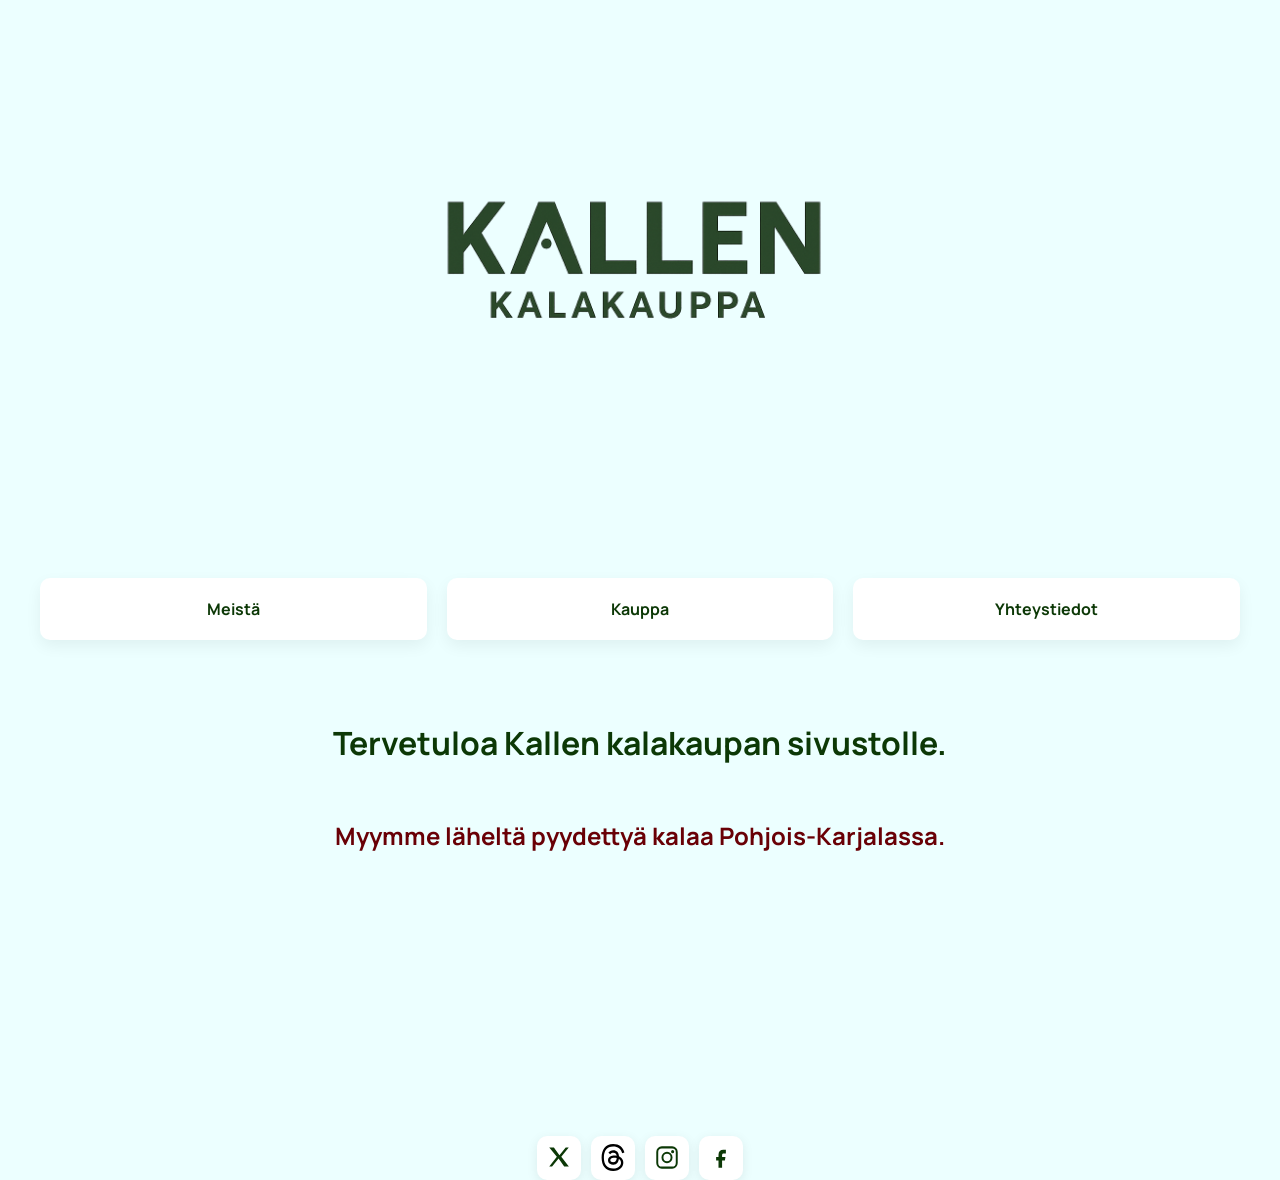
<file: index.html>
<!DOCTYPE html>
<html lang="fi">
<head>
  <meta charset="UTF-8">
  <meta name="viewport" content="width=device-width, initial-scale=1">
  <title>Tervetuloa Kallen kalakauppaan!</title>
  <meta name="Kallen kalakauppa" content="Kallen kalakaupan verkkosivut">

  <!-- Ulkoinen tyyli + cache-buster -->
  <link rel="stylesheet" href="./tyylit.css?v=13">
</head>
<body>

  <!-- ===== HEADER ===== -->
  <header class="site-header container">
    <!-- Logo keskitettynä -->
    <a href="index.html" class="brand" aria-label="Etusivu">
      <img src="KallenkalakauppaLogo.png" alt="Kallen kalakauppa">
      
    </a>

    <!-- Burger (näkyy vain mobiilissa) -->
    <button class="burger" aria-label="Avaa valikko" aria-controls="paanav" aria-expanded="false">
      <!-- Inline-SVG: ei rikkoudu poluista -->
      <svg xmlns="http://www.w3.org/2000/svg" width="28" height="28"
           viewBox="0 0 24 24" aria-hidden="true" focusable="false">
        <path d="M3 6H21M3 12H21M3 18H21"
              stroke="#0C3806" stroke-width="2.2" stroke-linecap="round" fill="none"/>
      </svg>
    </button>

    <!-- Päänavigaatio: MOBIILISSA piilossa, aukeaa burgerista.
         TABLET/DESKTOP: PIILOSSA kokonaan (laatikot toimivat navi­gaationa) -->
    <nav id="paanav" class="nav" aria-label="Päänavigaatio">
      <ul>
        <li><a href="info.html">Meistä</a></li>
        <li><a href="kauppa.html">Kauppa</a></li>
        <li><a href="yhteystiedot.html">Yhteystiedot</a></li>
      </ul>
    </nav>
  </header>

  <!-- ===== LINKKIBOXIT (AINOA sisäinen navigaatio tablet/desktopissa) ===== -->
  <section class="links container" aria-label="Pikalinkit">
    <a class="box" href="info.html">Meistä</a>
    <a class="box" href="kauppa.html">Kauppa</a>
    <a class="box" href="yhteystiedot.html">Yhteystiedot</a>
  </section>

  <!-- ===== SISÄLTÖ ===== -->
  <main class="content container">
    <h1>Tervetuloa Kallen kalakaupan sivustolle. </h1>
    <h2>Myymme läheltä pyydettyä kalaa Pohjois-Karjalassa.</h2>
    
  </main>

  <!-- ===== FOOTER (some-ikonit, skaalautuvat ja keskitetyt) ===== -->
  <footer class="site-footer"></footer>
    <nav class="social-icons container" aria-label="Sosiaalisen median linkit">
      <a class="social-link" href="https://x.com" target="_blank" rel="noopener" aria-label="X">
        <img src="x.svg" alt="X">
      </a>
      <a class="social-link" href="https://threads.net" target="_blank" rel="noopener" aria-label="Threads">
        <img src="threads.svg" alt="Threads">
      </a>
      <a class="social-link" href="https://instagram.com" target="_blank" rel="noopener" aria-label="Instagram">
        <img src="instagram.svg" alt="Instagram">
      </a>
      <a class="social-link" href="https://facebook.com" target="_blank" rel="noopener" aria-label="Facebook">
        <img src="facebook.svg" alt="Facebook">
      </a>
    </nav>


  <!-- ===== JS: burger avaa/sulkee valikon MOBIILISSA ===== -->
  <script>
    (function () {
      const burger = document.querySelector('.burger');
      const nav    = document.getElementById('paanav');
      if (!burger || !nav) return;

      function toggleNav(force) {
        const open = (typeof force === 'boolean') ? force : !nav.classList.contains('open');
        nav.classList.toggle('open', open);
        burger.setAttribute('aria-expanded', open ? 'true' : 'false');
      }

      burger.addEventListener('click', () => toggleNav());

      // Sulje ESC:llä
      window.addEventListener('keydown', (e) => { if (e.key === 'Escape') toggleNav(false); });

      // Sulje klikkaamalla ulkopuolelle
      document.addEventListener('click', (e) => {
        if (!nav.contains(e.target) && !burger.contains(e.target)) toggleNav(false);
      });

      // Kun siirrytään tablet/desktopiin, resetoi tila (nav piilossa isolla ruudulla)
      const mql = window.matchMedia('(min-width: 768px)');
      function onChange(e){
        if (e.matches) { nav.classList.remove('open'); burger.setAttribute('aria-expanded', 'false'); }
      }
      if (mql.addEventListener) mql.addEventListener('change', onChange);
      else mql.addListener(onChange);
    })();
  </script>

</body>
</html>
</file>
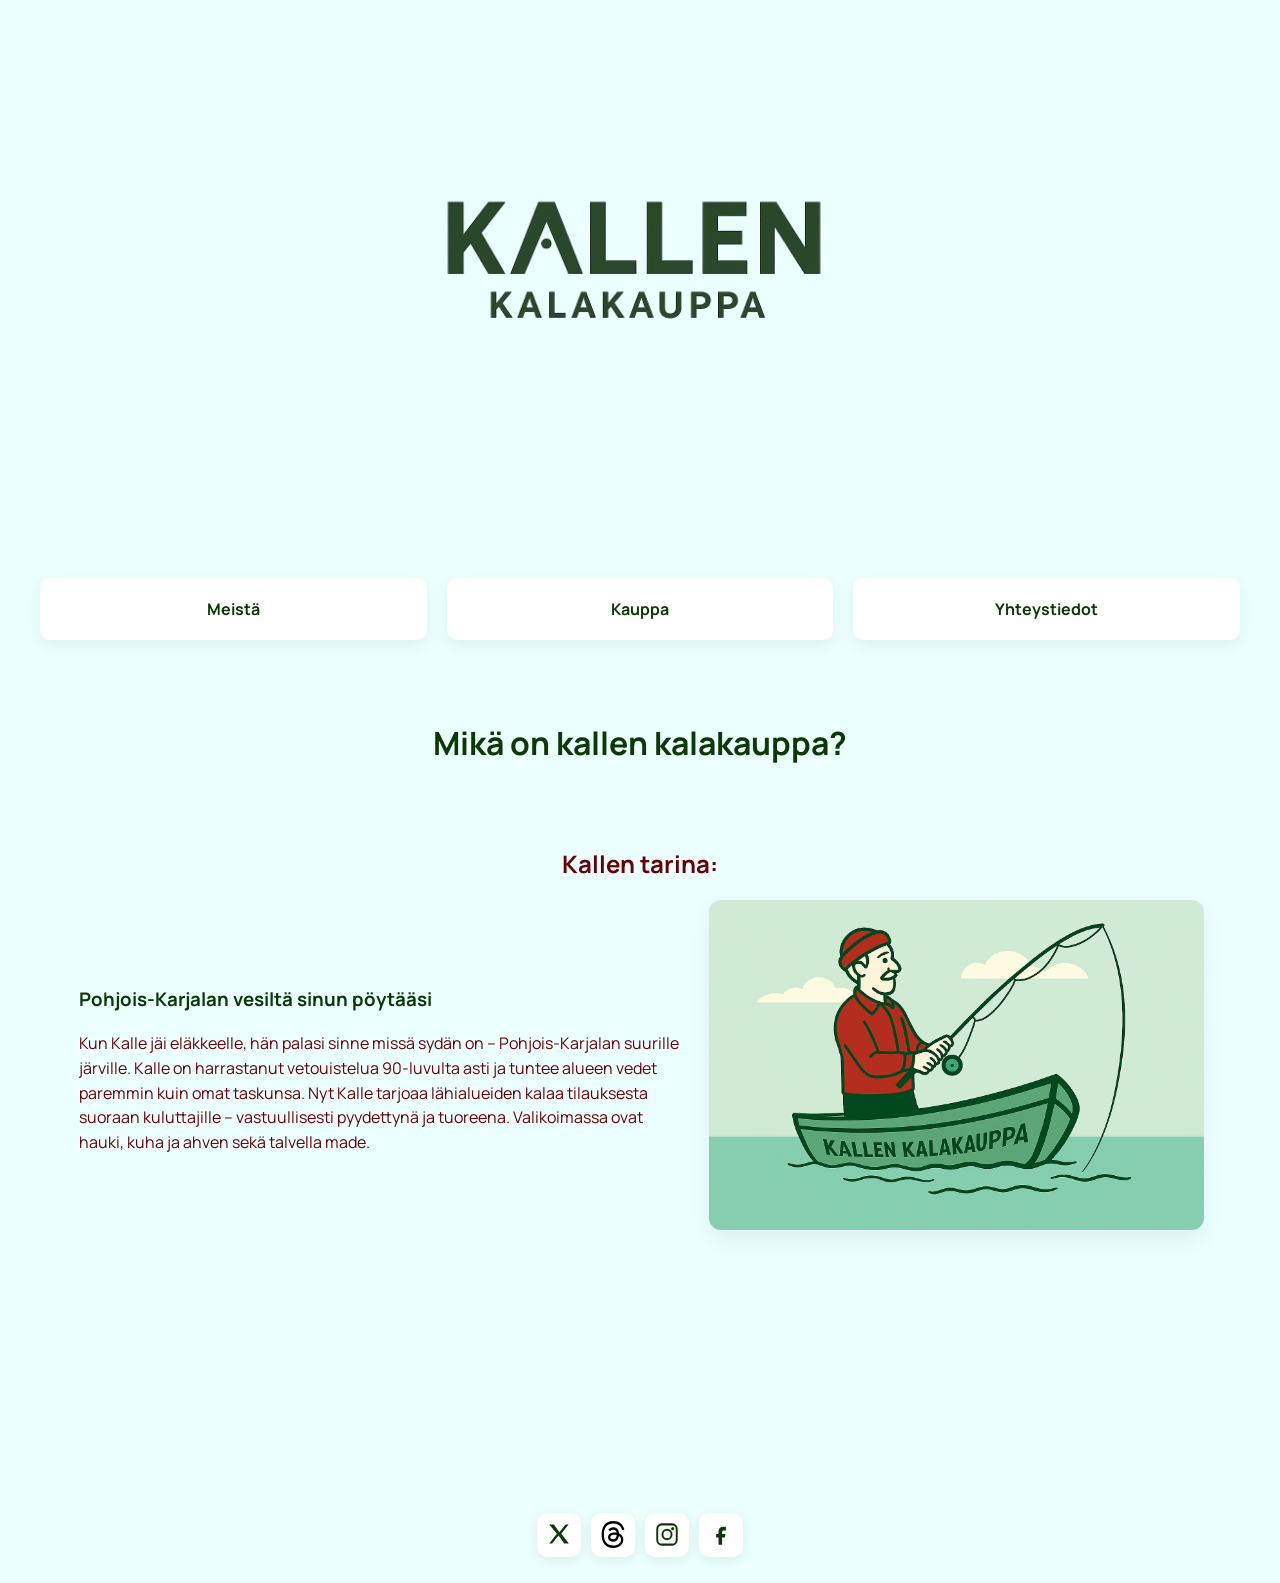
<file: info.html>
<!DOCTYPE html>
<html lang="fi">
<head>
  <meta charset="UTF-8">
  <meta name="viewport" content="width=device-width, initial-scale=1">
  <title>Mikä on Kallen kalakauppa?</title>
  <meta name="Info sivu Kallen kalakaupasta" content="Kallen tarina. Vastuullista kalaa Pohjois-Karjalasta.">

  <!-- Ulkoinen tyyli + cache-buster -->
  <link rel="stylesheet" href="./tyylit.css?v=13">
</head>
<body>

  <!-- ===== HEADER ===== -->
  <header class="site-header container">
    <!-- Logo keskitettynä -->
    <a href="index.html" class="brand" aria-label="Etusivu">
      <img src="KallenkalakauppaLogo.png" alt="Kallen kalakauppa">
    </a>

    <!-- Burger (näkyy vain mobiilissa) -->
    <button class="burger" aria-label="Avaa valikko" aria-controls="paanav" aria-expanded="false">
      <!-- Inline-SVG: ei rikkoudu poluista -->
      <svg xmlns="http://www.w3.org/2000/svg" width="28" height="28"
           viewBox="0 0 24 24" aria-hidden="true" focusable="false">
        <path d="M3 6H21M3 12H21M3 18H21"
              stroke="#0C3806" stroke-width="2.2" stroke-linecap="round" fill="none"/>
      </svg>
    </button>

    <!-- Päänavigaatio: MOBIILISSA piilossa, aukeaa burgerista.
         TABLET/DESKTOP: PIILOSSA kokonaan (laatikot toimivat navigaationa) -->
    <nav id="paanav" class="nav" aria-label="Päänavigaatio">
      <ul>
        <li><a href="info.html">Meistä</a></li>
        <li><a href="kauppa.html">Kauppa</a></li>
        <li><a href="yhteystiedot.html">Yhteystiedot</a></li>
      </ul>
    </nav>
  </header>

  <!-- ===== LINKKIBOXIT (AINOA sisäinen navigaatio tablet/desktopissa) ===== -->
  <section class="links container" aria-label="Pikalinkit">
    <a class="box" href="info.html">Meistä</a>
    <a class="box" href="kauppa.html">Kauppa</a>
    <a class="box" href="yhteystiedot.html">Yhteystiedot</a>
  </section>

  <!-- ===== SISÄLTÖ ===== -->
  <main class="content container">

    <h1>Mikä on kallen kalakauppa?</h1>

    <!-- ===== KALLEN TARINA + KUVA ===== -->
    <section class="story container" aria-labelledby="kallen-tarina-otsikko">
       
      <h2 id="kallen-tarina-otsikko">Kallen tarina:</h2>

      <div class="story-grid">

    <article class="story-text">

      <h3>Pohjois‑Karjalan vesiltä sinun pöytääsi</h3>

      <p>
        Kun Kalle jäi eläkkeelle, hän palasi sinne missä sydän on – Pohjois‑Karjalan suurille järville.
        Kalle on harrastanut vetouistelua 90‑luvulta asti ja tuntee alueen vedet paremmin kuin omat taskunsa.
        Nyt Kalle tarjoaa lähialueiden kalaa tilauksesta suoraan kuluttajille – vastuullisesti pyydettynä ja tuoreena.
        Valikoimassa ovat hauki, kuha ja ahven sekä talvella made.
      </p>
    </article>

    <figure class="story-image">
      <img src="kalle.png"
           alt="Kalastaja seisoo veneessä ja kalastaa. Veneen kyljessä lukee KALLEN KALAKAUPPA.">
    </figure>

  </div>
</section>
    <!-- ===== /KALLEN TARINA + KUVA ===== -->

  </main>

  <!-- ===== FOOTER (some-ikonit, skaalautuvat ja keskitetyt) ===== -->
  <footer class="site-footer">
    <nav class="social-icons container" aria-label="Sosiaalisen median linkit">
      <a class="social-link" href="https://x.com" target="_blank" rel="noopener" aria-label="X">
        <img src="x.svg" alt="X">
      </a>
      <a class="social-link" href="https://threads.net" target="_blank" rel="noopener" aria-label="Threads">
        <img src="threads.svg" alt="Threads">
      </a>
      <a class="social-link" href="https://instagram.com" target="_blank" rel="noopener" aria-label="Instagram">
        <img src="instagram.svg" alt="Instagram">
      </a>
      <a class="social-link" href="https://facebook.com" target="_blank" rel="noopener" aria-label="Facebook">
        <img src="facebook.svg" alt="Facebook">
      </a>
    </nav>
  </footer>

  <!-- ===== JS: burger avaa/sulkee valikon MOBIILISSA ===== -->
  <script>
    (function () {
      const burger = document.querySelector('.burger');
      const nav    = document.getElementById('paanav');
      if (!burger || !nav) return;

      function toggleNav(force) {
        const open = (typeof force === 'boolean') ? force : !nav.classList.contains('open');
        nav.classList.toggle('open', open);
        burger.setAttribute('aria-expanded', open ? 'true' : 'false');
      }

      burger.addEventListener('click', () => toggleNav());

      // Sulje ESC:llä
      window.addEventListener('keydown', (e) => { if (e.key === 'Escape') toggleNav(false); });

      // Sulje klikkaamalla ulkopuolelle
      document.addEventListener('click', (e) => {
        if (!nav.contains(e.target) && !burger.contains(e.target)) toggleNav(false);
      });

      // Kun siirrytään tablet/desktopiin, resetoi tila (nav piilossa isolla ruudulla)
      const mql = window.matchMedia('(min-width: 768px)');
      function onChange(e){
        if (e.matches) { nav.classList.remove('open'); burger.setAttribute('aria-expanded', 'false'); }
      }
      if (mql.addEventListener) mql.addEventListener('change', onChange);
      else mql.addListener(onChange);
    })();
  </script>

</body>
</html>
</file>
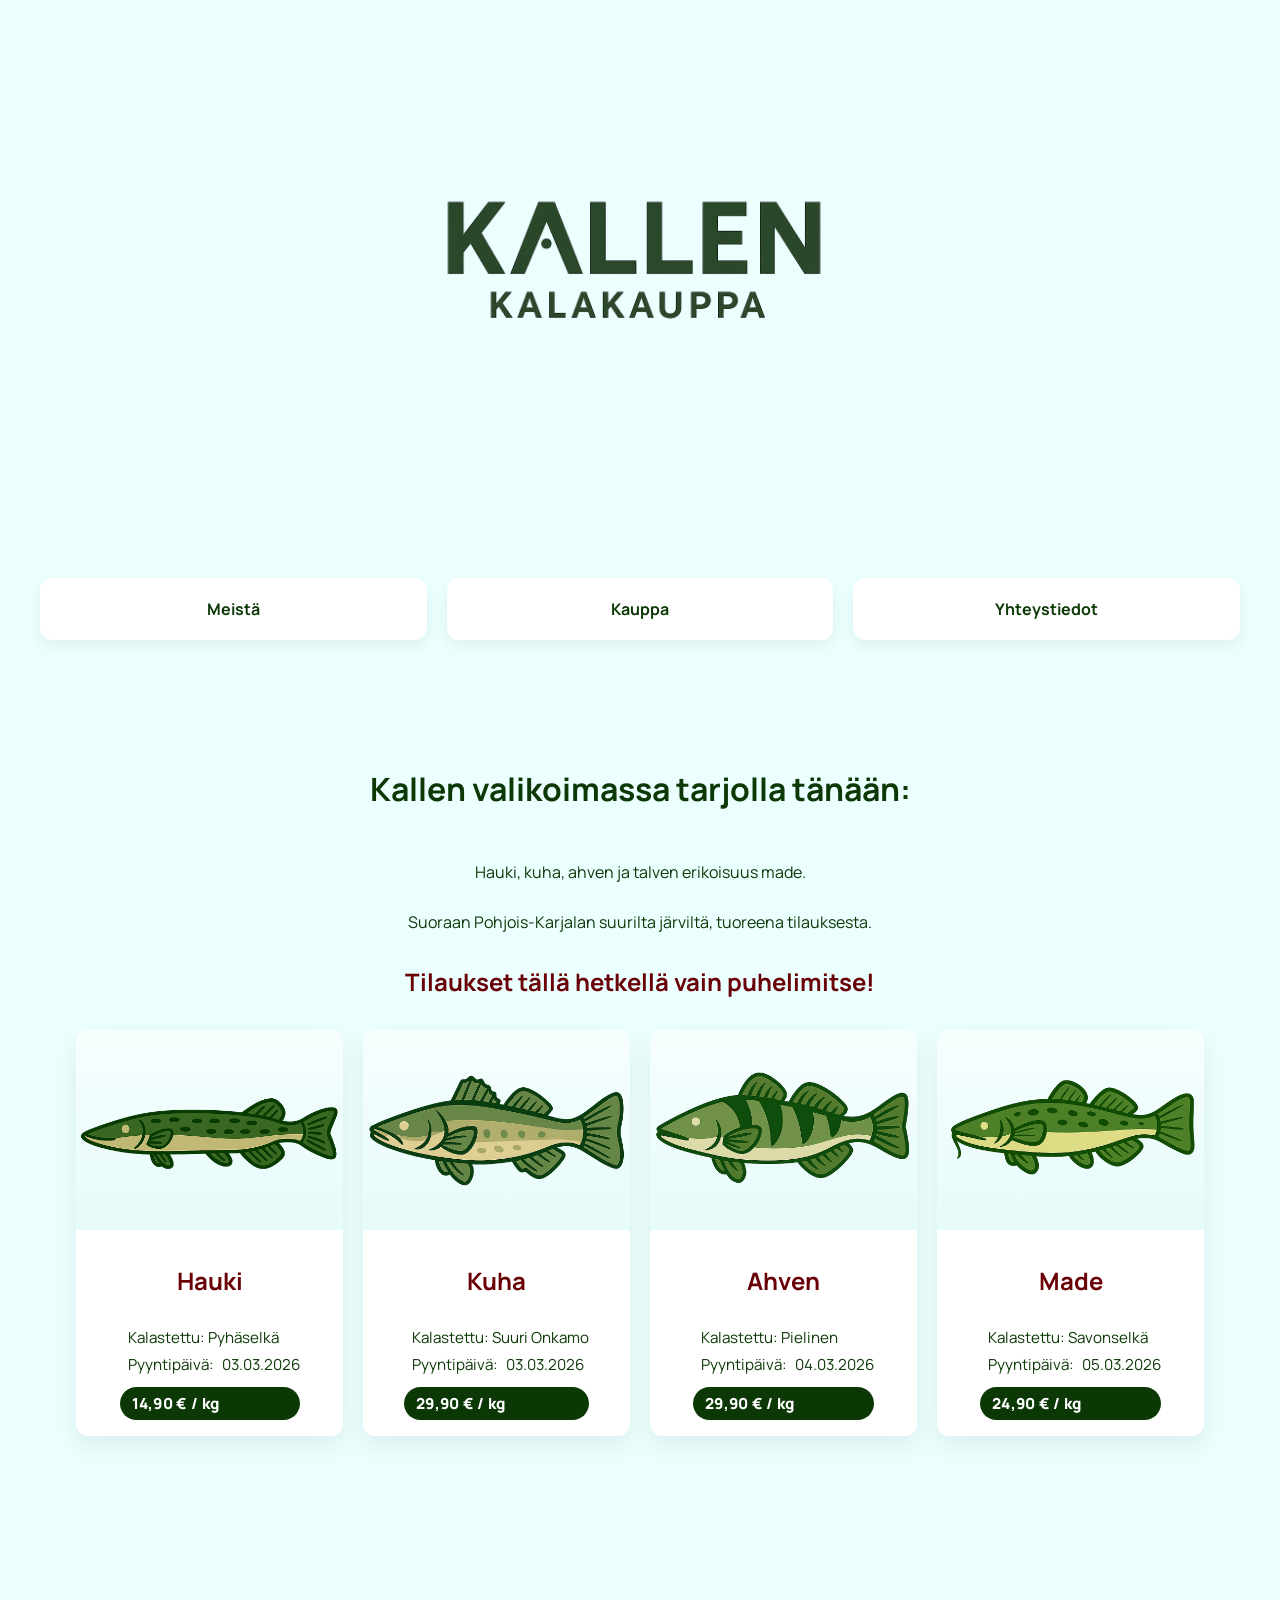
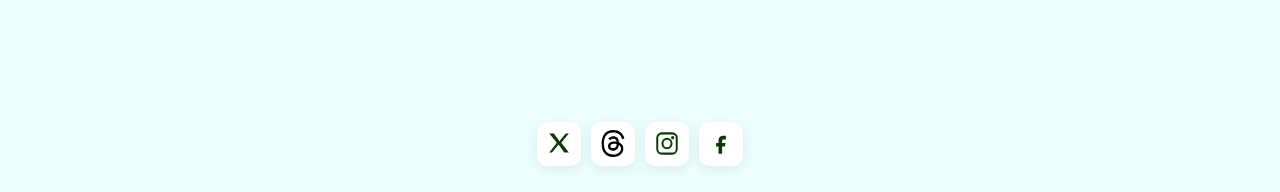
<file: kauppa.html>
<!DOCTYPE html>
<html lang="fi">
<head>
  <meta charset="UTF-8">
  <meta name="viewport" content="width=device-width, initial-scale=1">
  <title>Kallen kalakauppa</title>
  <meta name="Kallen kalakauppa" content="Kalle myy tuoretta kalaa Pohjois-Karjalasta. Soita ja tilaa!">

  <!-- Ulkoinen tyyli + cache-buster -->
  <link rel="stylesheet" href="./tyylit.css?v=13">

  <!-- Sivukohtaiset tyylit (vain kauppa-sivun ruudukolle/korteille) -->
  <style>
    :root{
      --gap: 20px;
      --radius: 12px;
    }
    /* Avaus-teksti */
    .shop-intro{
      text-align:center;
      margin: 10px auto 24px;
      max-width: 60ch;
      color: var(--text);
      font-weight: 700;
    }
    .shop-intro em{ color: var(--accent); font-style: normal; }

    /* Tuoteruudukko – mobiili 1, tabletti 2, desktop 4 */
    .product-grid{
      display:grid;
      grid-template-columns: 1fr;         /* mobiili */
      gap: var(--gap);
      margin: 0 auto 48px;
      width: min(100% - 2rem, 1200px);
    }
    @media (min-width: 768px){
      .product-grid{ grid-template-columns: repeat(2, 1fr); }  /* tabletti */
    }
    @media (min-width: 1024px){
      .product-grid{ grid-template-columns: repeat(4, 1fr); }  /* desktop */
    }

    /* Tuotekortti */
    .product-card{
      background:#fff;
      border-radius: var(--radius);
      box-shadow: 0 10px 24px rgba(0,0,0,.07);
      overflow:hidden;
      display:flex;
      flex-direction:column;
      transition: transform .15s ease, box-shadow .15s ease;
    }
    .product-card:hover{
      transform: translateY(-2px);
      box-shadow: 0 16px 36px rgba(0,0,0,.10);
    }
    .product-card figure{ margin:0; }
    .product-card img{
      display:block; width:100%; height:200px; object-fit:cover;
      background: linear-gradient(180deg, #f7fefe, #e6fbfb);
    }
    .product-card .content{
      padding: 14px 14px 16px;
      display:flex; flex-direction:column; gap:10px;
    }
    .product-card h3{
      margin:0; font-size:1.15rem; font-weight:800; letter-spacing:.3px; color: var(--text);
      text-align:center;
    }
    .product-meta{
      display:grid; row-gap:6px; font-size:.95rem;
    }
    .product-meta span{ display:flex; align-items:center; gap:8px; }
    .dot{ width:8px; height:8px; border-radius:50%; background: var(--accent); display:inline-block; }

    /* Hinta-badge */
    .price{
      align-self:center;
      margin-top:6px;
      background: var(--text); color:#fff; font-weight:800;
      padding: 6px 12px; border-radius: 999px; letter-spacing:.3px;
    }
  </style>
</head>
<body>

  <!-- ===== HEADER ===== -->
  <header class="site-header container">
    <!-- Logo keskitettynä -->
    <a href="index.html" class="brand" aria-label="Etusivu">
      <img src="KallenkalakauppaLogo.png" alt="Kallen kalakauppa">
    </a>

    <!-- Burger (näkyy vain mobiilissa) -->
    <button class="burger" aria-label="Avaa valikko" aria-controls="paanav" aria-expanded="false">
      <!-- Inline-SVG: ei rikkoudu poluista -->
      <svg xmlns="http://www.w3.org/2000/svg" width="28" height="28"
           viewBox="0 0 24 24" aria-hidden="true" focusable="false">
        <path d="M3 6H21M3 12H21M3 18H21"
              stroke="#0C3806" stroke-width="2.2" stroke-linecap="round" fill="none"/>
      </svg>
    </button>

    <!-- Päänavigaatio: MOBIILISSA piilossa, aukeaa burgerista.
         TABLET/DESKTOP: PIILOSSA kokonaan (laatikot toimivat navi­gaationa) -->
    <nav id="paanav" class="nav" aria-label="Päänavigaatio">
      <ul>
        <li><a href="info.html">Meistä</a></li>
        <li><a href="kauppa.html">Kauppa</a></li>
        <li><a href="yhteystiedot.html">Yhteystiedot</a></li>
      </ul>
    </nav>
  </header>

  <!-- ===== LINKKIBOXIT (AINOA sisäinen navigaatio tablet/desktopissa) ===== -->
  <section class="links container" aria-label="Pikalinkit">
    <a class="box" href="info.html">Meistä</a>
    <a class="box" href="kauppa.html">Kauppa</a>
    <a class="box" href="yhteystiedot.html">Yhteystiedot</a>
  </section>

  <!-- ===== SISÄLTÖ ===== -->
  <main class="content container">
    <!-- Tuotetiedot otsikko  -->
    <p class="shop-intro">
      <h1>Kallen valikoimassa tarjolla tänään:</h1> 
     <p> Hauki, kuha, ahven ja talven erikoisuus made.</p>
      Suoraan Pohjois‑Karjalan suurilta järviltä, tuoreena tilauksesta.
    
<h2>Tilaukset tällä hetkellä vain puhelimitse!</h2>

    <!-- Tuotekortit -->
    <section class="product-grid" aria-label="Tuotevalikoima">

      <!-- HAUki -->
      <article class="product-card" aria-label="Hauki">
        <figure>
          <img src="hauki.png" alt="Hauen kuva – Kallen kalakauppa">
        </figure>
        <div class="content">
          <h2>Hauki</h2>
          <div class="product-meta">
            <span><i class="none"></i>Kalastettu: Pyhäselkä</span>
            <span><i class="none"></i> Pyyntipäivä: <time datetime="2026-03-08">03.03.2026</time></span>
            <span class="price">14,90 € / kg</span>
          </div>
        </div>
      </article>

      <!-- KUHA -->
      <article class="product-card" aria-label="Kuha">
        <figure>
          <img src="kuha.png" alt="Kuhan kuva – Kallen kalakauppa">
        </figure>
        <div class="content">
          <h2>Kuha</h2>
          <div class="product-meta">
            <span><i class="none"></i> Kalastettu: Suuri Onkamo</span>
            <span><i class="none"></i> Pyyntipäivä: <time datetime="2026-03-03">03.03.2026</time></span>
            <span class="price">29,90 € / kg</span>
          </div>
        </div>
      </article>

      <!-- AHVEN -->
      <article class="product-card" aria-label="Ahven">
        <figure>
          <img src="ahven.png" alt="Ahvenen kuva – Kallen kalakauppa">
        </figure>
        <div class="content">
          <h2>Ahven</h2>
          <div class="product-meta">
            <span><i class="none"></i> Kalastettu: Pielinen</span>
            <span><i class="none"></i> Pyyntipäivä: <time datetime="2026-03-08">04.03.2026</time></span>
            <span class="price">29,90 € / kg</span>
          </div>
        </div>
      </article>

      <!-- MADE (kuva lisätään nimellä made.png kun saatavilla) -->
      <article class="product-card" aria-label="Made">
        <figure>
          <img src="made.png" alt="Madeen kuva – Kallen kalakauppa (talvi)">
        </figure>
        <div class="content">
          <h2>Made</h2>
          <div class="product-meta">
            <span><i class="none"></i> Kalastettu: Savonselkä </span>
            <span><i class="none"></i> Pyyntipäivä: <time datetime="2026-03-03">05.03.2026</time></span>
            <span class="price">24,90 € / kg</span>
          </div>
        </div>
      </article>

    </section>
  </main>

  <!-- ===== FOOTER (some-ikonit, skaalautuvat ja keskitetyt) ===== -->
  <footer class="site-footer">
    <nav class="social-icons container" aria-label="Sosiaalisen median linkit">
      <a class="social-link" href="https://x.com" target="_blank" rel="noopener" aria-label="X">
        <img src="x.svg" alt="X">
      </a>
      <a class="social-link" href="https://threads.net" target="_blank" rel="noopener" aria-label="Threads">
        <img src="threads.svg" alt="Threads">
      </a>
      <a class="social-link" href="https://instagram.com" target="_blank" rel="noopener" aria-label="Instagram">
        <img src="instagram.svg" alt="Instagram">
      </a>
      <a class="social-link" href="https://facebook.com" target="_blank" rel="noopener" aria-label="Facebook">
        <img src="facebook.svg" alt="Facebook">
      </a>
    </nav>
  </footer>

  <!-- ===== JS: burger avaa/sulkee valikon MOBIILISSA ===== -->
  <script>
    (function () {
      const burger = document.querySelector('.burger');
      const nav    = document.getElementById('paanav');
      if (!burger || !nav) return;

      function toggleNav(force) {
        const open = (typeof force === 'boolean') ? force : !nav.classList.contains('open');
        nav.classList.toggle('open', open);
        burger.setAttribute('aria-expanded', open ? 'true' : 'false');
      }

      burger.addEventListener('click', () => toggleNav());

      // Sulje ESC:llä
      window.addEventListener('keydown', (e) => { if (e.key === 'Escape') toggleNav(false); });

      // Sulje klikkaamalla ulkopuolelle
      document.addEventListener('click', (e) => {
        if (!nav.contains(e.target) && !burger.contains(e.target)) toggleNav(false);
      });

      // Kun siirrytään tablet/desktopiin, resetoi tila (nav piilossa isolla ruudulla)
      const mql = window.matchMedia('(min-width: 768px)');
      function onChange(e){
        if (e.matches) { nav.classList.remove('open'); burger.setAttribute('aria-expanded', 'false'); }
      }
      if (mql.addEventListener) mql.addEventListener('change', onChange);
      else mql.addListener(onChange);
    })();
  </script>

</body>
</html>
</file>
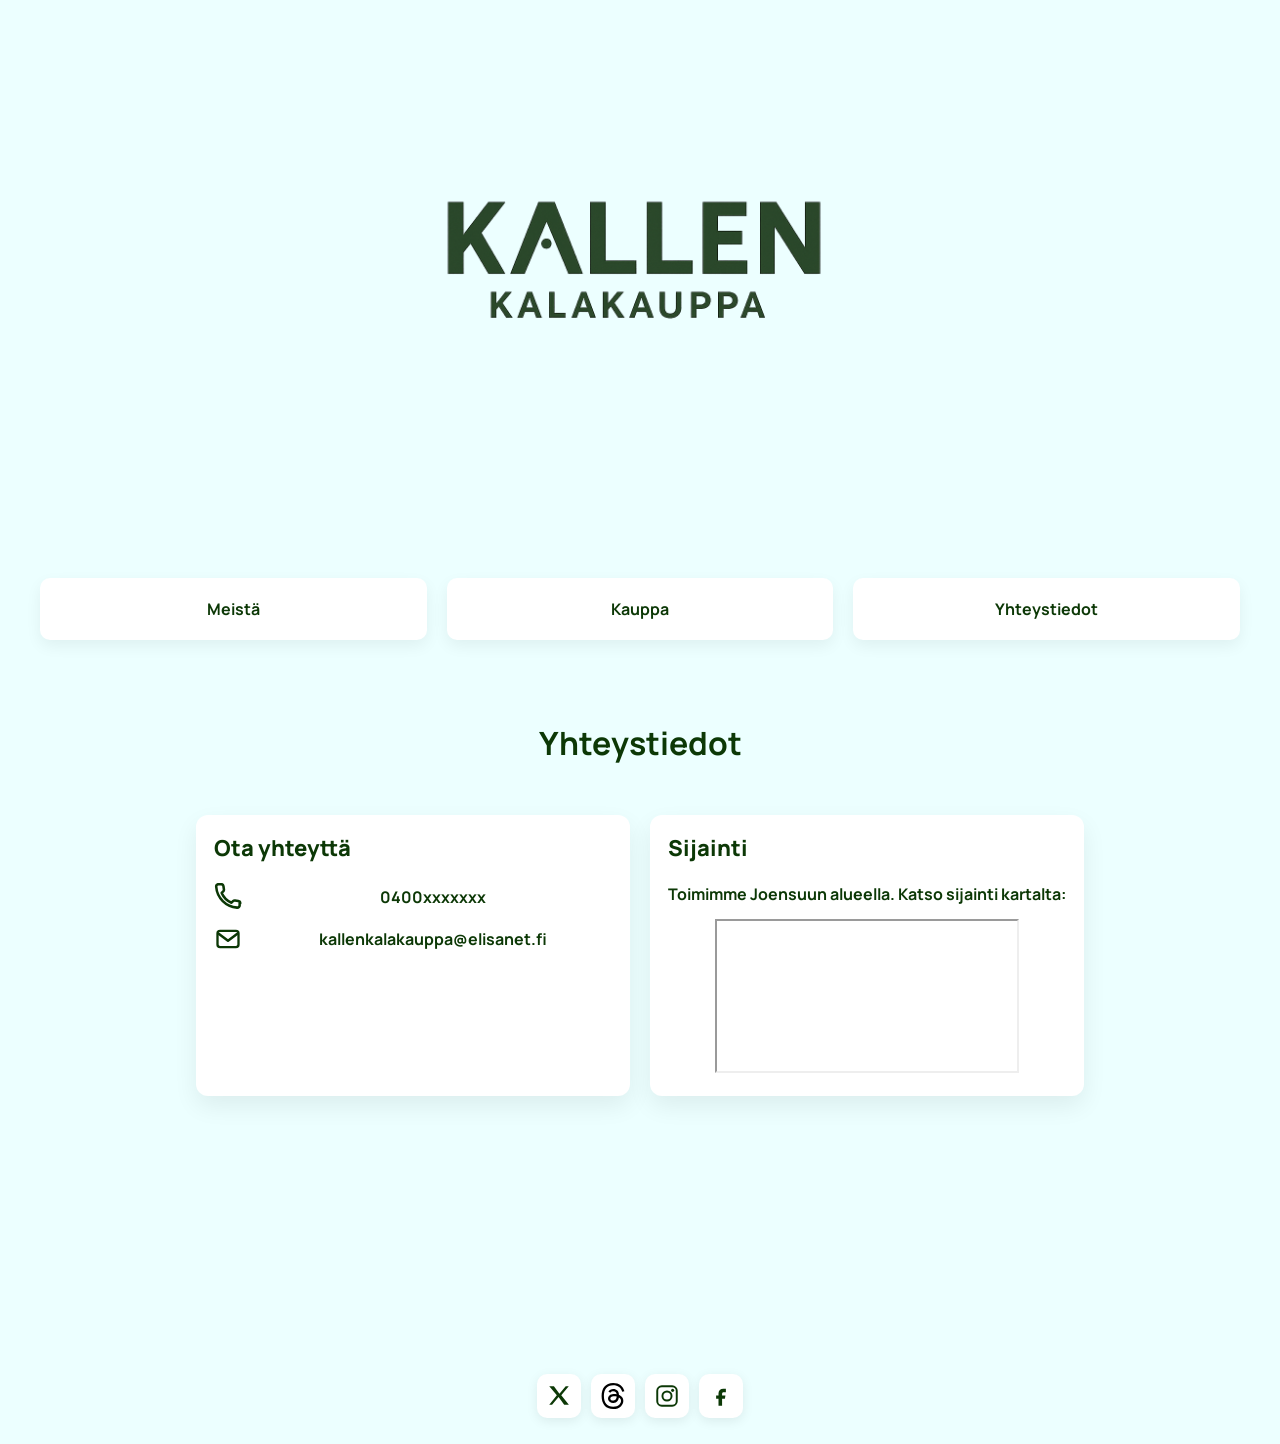
<file: yhteystiedot.html>
<!DOCTYPE html>
<html lang="fi">
<head>
  <meta charset="UTF-8">
  <meta name="viewport" content="width=device-width, initial-scale=1">
  <title>Missä on Kallen kalakauppa?</title>
  <meta name="yhteystiedot sivu" content="Kallen yhteystiedot löytyy täältä">
  
  <!-- Ulkoinen tyyli + cache-buster -->
  <link rel="stylesheet" href="./tyylit.css?v=13">

  <!-- Sivukohtaiset tyylit (scoped) -->
  <style>
    /* YHTEYSTIEDOT.SIVU – vain tälle sivulle */
    body.contacts-page .contact-grid{
      display: grid;
      grid-template-columns: 1fr;               /* mobiili */
      gap: 20px;
      margin: 16px 0 40px;
    }
    @media (min-width: 768px){
      body.contacts-page .contact-grid{
        grid-template-columns: 1fr 1fr;         /* tabletti & desktop */
        align-items: stretch;
      }
    }

    body.contacts-page .contact-card{
      background:#fff;
      border-radius: 12px;
      box-shadow: 0 10px 24px rgba(0,0,0,.07);
      padding: 18px;
      display: flex;
      flex-direction: column;
      gap: 14px;
    }

    /* Rivi (ikoni + teksti/linkki) */
    body.contacts-page .row{
      display: grid;
      grid-template-columns: auto 1fr;
      gap: 12px;
      align-items: center;
    }

    /* Yhteystieto‑ikonit (inline‑SVG) */
    body.contacts-page .icon{
      width: 28px; height: 28px; display: inline-block;
    }
    body.contacts-page .icon path,
    body.contacts-page .icon circle{
      stroke: var(--text);
      fill: none;
      stroke-width: 2.2;
      stroke-linecap: round; stroke-linejoin: round;
    }

    /* Linkit ja tekstit */
    body.contacts-page .contact-card a{
      color: var(--text);
      text-decoration: none;
      font-weight: 700;
      word-break: break-word;
    }
    body.contacts-page .contact-card a:hover{ color: var(--accent); }

    /* Karttakortti – linkkinappi */
    body.contacts-page .map-link{
      display: inline-flex;
      align-items: center;
      gap: 10px;
      background: var(--text);
      color: #fff;
      text-decoration: none;
      padding: 10px 14px;
      border-radius: 10px;
      font-weight: 700;
      width: max-content;
      transition: transform .15s ease, box-shadow .15s ease, background-color .15s ease;
    }
    body.contacts-page .map-link:hover{
      background: var(--accent);
      box-shadow: 0 8px 20px rgba(0,0,0,.14);
      transform: translateY(-1px);
    }
    body.contacts-page .map-desc{
      margin: 0; color: var(--text);
    }

    /* Pieni otsikkotyyli korteille */
    body.contacts-page .contact-card h2{
      margin: 0 0 6px 0;
      font-size: clamp(18px, 2.2vw, 22px);
      font-weight: 800;
      color: var(--text);
      text-align: left;
    }
  </style>
</head>
<body class="contacts-page">

  <!-- ===== HEADER ===== -->
  <header class="site-header container">
    <!-- Logo keskitettynä -->
    <a href="index.html" class="brand" aria-label="Etusivu">
      <img src="KallenkalakauppaLogo.png" alt="Kallen kalakauppa">
    </a>

    <!-- Burger (näkyy vain mobiilissa) -->
    <button class="burger" aria-label="Avaa valikko" aria-controls="paanav" aria-expanded="false">
      <!-- Inline-SVG: ei rikkoudu poluista -->
      <svg xmlns="http://www.w3.org/2000/svg" width="28" height="28"
           viewBox="0 0 24 24" aria-hidden="true" focusable="false">
        <path d="M3 6H21M3 12H21M3 18H21"
              stroke="#0C3806" stroke-width="2.2" stroke-linecap="round" fill="none"/>
      </svg>
    </button>

    <!-- Päänavigaatio: mobiilissa aukeaa burgerista; tablet/desktopilla käytä laatikoita -->
    <nav id="paanav" class="nav" aria-label="Päänavigaatio">
      <ul>
        <li><a href="info.html">Meistä</a></li>
        <li><a href="kauppa.html">Kauppa</a></li>
        <li><a href="yhteystiedot.html" aria-current="page">Yhteystiedot</a></li>
      </ul>
    </nav>
  </header>

  <!-- ===== LINKKIBOXIT (tablet/desktop) ===== -->
  <section class="links container" aria-label="Pikalinkit">
    <a class="box" href="info.html">Meistä</a>
    <a class="box" href="kauppa.html">Kauppa</a>
    <a class="box" href="yhteystiedot.html" aria-current="page">Yhteystiedot</a>
  </section>

  <!-- ===== SISÄLTÖ ===== -->
  <main class="content container">
    <h1 class="center">Yhteystiedot</h1>

    <div class="contact-grid">
      <!-- Kortti 1: Yhteystiedot -->
      <article class="contact-card" aria-labelledby="yt-otsikko">
        <h2 id="yt-otsikko">Ota yhteyttä</h2>

        <!-- Puhelin -->
        <div class="row">
          <!-- Puhelin‑ikoni -->
          <svg class="icon" viewBox="0 0 24 24" aria-hidden="true">
            <path d="M22 16.9v2.2a2 2 0 0 1-2.2 2c-9.6-.7-17.2-8.3-17.9-17.9A2 2 0 0 1 3.9 1h2.2a2 2 0 0 1 2 1.7l.4 2.8a2 2 0 0 1-.6 1.7l-1.3 1.3a16 16 0 0 0 8.4 8.4l1.3-1.3a2 2 0 0 1 1.7-.6l2.8.4a2 2 0 0 1 1.7 2z"/>
          </svg>
          <a href="tel:040000000" aria-label="Soita numeroon 040000000">0400xxxxxxx</a>
        </div>

        <!-- Sähköposti -->
<div class="row">
  <!-- Kirjekuori-ikoni -->
  <svg class="icon" viewBox="0 0 24 24" aria-hidden="true" width="28" height="28">
    <!-- kuori -->
    <rect x="3" y="5" width="18" height="14" rx="2.2" ry="2.2"
          fill="none" stroke="currentColor" stroke-width="2"
          stroke-linecap="round" stroke-linejoin="round" />
    <!-- läppä (sisäkolmio) -->
    <path d="M4 7.5l8 6 8-6"
          fill="none" stroke="currentColor" stroke-width="2"
          stroke-linecap="round" stroke-linejoin="round" />
  </svg>

  <a href="mailto:kallenkalakauppa@elisanet.fi"
     aria-label="Lähetä sähköpostia osoitteeseen kallenkalakauppa@elisanet.fi">
     kallenkalakauppa@elisanet.fi
  </a>
</div>
      </article>

      <!-- Kortti 2: Kartta -->
     <article class="contact-card" aria-labelledby="map-otsikko">
  <h2 id="map-otsikko">Sijainti</h2>
  <p class="map-desc"><b>Toimimme Joensuun alueella. Katso sijainti kartalta:</b></p>

  <!-- RESPONSIIVINEN KARTTA -->
  <div class="map-embed">
    <iframe
      title="Joensuun tori – Google Maps"
      src="https://www.google.com/maps?q=Joensuun+Tori&output=embed"
      loading="lazy"
      referrerpolicy="no-referrer-when-downgrade"
      allowfullscreen>
    </iframe>
  </div>

 
</article>
</div> 
  </main>

  <!-- ===== FOOTER (some-ikonit, skaalautuvat ja keskitetyt) ===== -->
  <footer class="site-footer">
    <nav class="social-icons container" aria-label="Sosiaalisen median linkit">
      <a class="social-link" href="https://x.com" target="_blank" rel="noopener" aria-label="X">
        <img src="x.svg" alt="X">
      </a>
      <a class="social-link" href="https://threads.net" target="_blank" rel="noopener" aria-label="Threads">
        <img src="threads.svg" alt="Threads">
      </a>
      <a class="social-link" href="https://instagram.com" target="_blank" rel="noopener" aria-label="Instagram">
        <img src="instagram.svg" alt="Instagram">
      </a>
      <a class="social-link" href="https://facebook.com" target="_blank" rel="noopener" aria-label="Facebook">
        <img src="facebook.svg" alt="Facebook">
      </a>
    </nav>
  </footer>

  <!-- ===== JS: burger avaa/sulkee valikon MOBIILISSA ===== -->
  <script>
    (function () {
      const burger = document.querySelector('.burger');
      const nav    = document.getElementById('paanav');
      if (!burger || !nav) return;

      function toggleNav(force) {
        const open = (typeof force === 'boolean') ? force : !nav.classList.contains('open');
        nav.classList.toggle('open', open);
        burger.setAttribute('aria-expanded', open ? 'true' : 'false');
      }

      burger.addEventListener('click', () => toggleNav());

      // Sulje ESC:llä
      window.addEventListener('keydown', (e) => { if (e.key === 'Escape') toggleNav(false); });

      // Sulje klikkaamalla ulkopuolelle
      document.addEventListener('click', (e) => {
        if (!nav.contains(e.target) && !burger.contains(e.target)) toggleNav(false);
      });

      // Kun siirrytään tablet/desktopiin, resetoi tila
      const mql = window.matchMedia('(min-width: 768px)');
      function onChange(e){
        if (e.matches) { nav.classList.remove('open'); burger.setAttribute('aria-expanded', 'false'); }
      }
      if (mql.addEventListener) mql.addEventListener('change', onChange);
      else mql.addListener(onChange);
    })();
  </script>

</body>
</html>
</file>
<file: tyylit.css>
/* ===========================
   FONTIT JA PERUSMUUTTUJAT
   =========================== */
@import url('https://fonts.googleapis.com/css2?family=Manrope:wght@300;400;500;600;700;800&display=swap');

:root{
  --bg: #ECFFFF;      /* tausta */
  --text: #0C3806;    /* pääteksti */
  --accent: #690006;  /* korostus */
  --maxw: 1200px;
  --gap: 20px;
  --radius: 10px;
}

html { font-size: 16px; }
* { box-sizing: border-box; }

body{
  margin: 0;
  font-family: 'Manrope', Arial, sans-serif;
  background: var(--bg);
  color: var(--text);
  min-height: 100vh;
  display: flex;
  flex-direction: column;
}

/* Keskityskontti */
.container{
  width: min(100% - 2rem, var(--maxw));
  margin-inline: auto;
}

/* ===========================
   HEADER + NAV (MOBIILI ENsin)
   =========================== */
.site-header{
  display: grid;
  grid-template-columns: 1fr auto;          /* brand | burger */
  grid-template-areas:
    "brand burger"
    "nav   nav";
  align-items: center;
  justify-items: center;                     /* keskittää solujen sisällön */
  gap: 10px 12px;
  padding: 14px 0;
  text-align: center;
}

.brand{
  grid-area: brand;
  display: inline-flex;
  align-items: center;
  justify-content: center;
  text-decoration: none;
  color: inherit;
}

.brand img{
  height: clamp(60px, 9vw, 140px);
  width: auto;
  max-width: 90vw;
}

.burger{
  grid-area: burger;
  appearance: none;
  border: 0;
  background: transparent;
  padding: 0;
  margin: 0;
  width: 44px;
  height: 44px;
  cursor: pointer;
  display: inline-flex;
  align-items: center;
  justify-content: center;
}

.burger svg, .burger img{
  width: 28px;
  height: 28px;
  display: block;
}

/* Nav: OLETUKSENA PIILOSSA mobiilissa; näkyy vain .open-luokalla */
.nav{
  grid-area: nav;
  display: none;
  background: #fff;
  border: 1px solid rgba(0,0,0,.08);
  box-shadow: 0 6px 18px rgba(0,0,0,.06);
  border-radius: 12px;
  padding: .4rem;
}
.nav.open{ display: block; }

.nav ul{
  list-style: none;
  margin: 0;
  padding: 0;
  display: flex;
  flex-direction: column; /* mobiilissa pystylistana */
  gap: 6px;
  align-items: center;
  justify-content: center;
  text-align: center;
}

.nav a{
  display: block;
  padding: .6rem 1rem;
  color: var(--text);
  text-decoration: none;
  border-radius: 999px;
}
.nav a:hover{
  background: rgba(0,0,0,.06);
}

/* ===========================
   LINKKIBOXIT
   =========================== */
/* Mobiili: laatikot PIILOSSA (käytetään burgeria) */
.links{
  display: none;
}

/* Laatikon ulkoasu (aktiivinen vasta tabletista ylöspäin) */
.box{
  background: #fff;
  padding: 20px;
  border-radius: var(--radius);
  box-shadow: 0 6px 16px rgba(0,0,0,.06);
  font-weight: 700;
  color: var(--text);
  text-decoration: none;
  text-align: center;
  transition: transform .15s ease, box-shadow .15s ease, background-color .15s ease;
}
.box:hover{
  transform: translateY(-2px);
  box-shadow: 0 10px 24px rgba(0,0,0,.10);
}

/* ===========================
   SISÄLTÖ
   =========================== */
.content{
  display: flex;
  flex-direction: column;
  align-items: center;     /* keskitys */
  gap: 12px;
  padding: 20px;
  text-align: center;
}

textarea{
  width: min(100%, 900px);
  height: 200px;
  padding: 10px;
  font-size: 16px;
  border-radius: 8px;
  border: 1px solid rgba(0,0,0,.15);
  outline: none;
}

/* ===========================
   FOOTER (pienet, skaalautuvat ikonit – keskitetty)
   =========================== */
.site-footer {
  margin-top: 200px;
  padding: 18px 0 26px;
  text-align: center;
  background: var(--bg);

}

.social-icons{
  display: grid;
  grid-auto-flow: column;
  grid-auto-columns: max-content;
  justify-content: center;  /* keskitys */
  align-items: center;
  gap: 10px;
  margin-inline: auto;
}

.social-link{
  display: inline-flex;
  align-items: center;
  justify-content: center;
  width: clamp(28px, 6vw, 44px);
  height: clamp(28px, 6vw, 44px);
  border-radius: 10px;
  background: #fff;
  box-shadow: 0 3px 12px rgba(0,0,0,.08);
  transition: transform .15s ease, box-shadow .15s ease, outline-color .15s ease;
  color: var(--text); /* jos käytät inline-SVG + currentColor */
}
.social-link img, .social-link svg{
  width: 60%;
  height: 60%;
  display: block;
}
.social-link:hover, .social-link:focus{
  transform: translateY(-1px);
  box-shadow: 0 6px 16px rgba(0,0,0,.12);
  outline: 2px solid var(--accent);
  outline-offset: 2px;
}

/* MEDIA-QUERYT  */
/* TABLET ≥ 768px:
   - Burger piiloon
   - HEADER-NAV PIILOSSA kokonaan (käytetään laatikoita)
   - Linkkiboksit  päällekkäin*/


   /* TABLET ≥ 768px */

@media (min-width: 768px){
  .burger { display: none; }
  .nav { display: none !important; }

  .links{
    display: grid !important;
    grid-template-columns: 1fr;   /* <-- päällekkäin (yksi sarake) */
    gap: var(--gap);
    margin: 40px auto;
    text-align: center;
    
  }
}

/* DESKTOP ≥ 1024px:
   - Linkkiboksit 3 sarakkeeksi
*/
@media (min-width: 1024px){
  .links{ grid-template-columns: repeat(3, 1fr); }
}

/* Hyvin kapeat puhelimet → some-ikonit voivat rivittyä kahteen */
@media (max-width: 360px){
  .social-icons{
    grid-auto-flow: row;
    grid-template-columns: repeat(2, minmax(28px, 1fr));
    gap: 10px 14px;
  }
}

/* SUURENNETTU JA SKAALAUTUVA LOGO */
  
.site-header img {
  height: 500px;
  width: auto;
}

/* Otsikot */

h2 {color: #690006}
h3 {color: #0C3806}
h4 {color:#690006}
h6 {font-size: 8px;}

/* ===== KALLEN TARINA + KUVA ===== */
.story {
  padding: 20px 0 32px;
}

.story-grid {
  display: grid;
  grid-template-columns: 1fr;    /* mobiili: pinottu */
  gap: clamp(16px, 3vw, 28px);
  align-items: center;
}

/* Tekstilohko */
.story-text {
  order: 1;                      /* mobiilissa teksti ensin */
  text-align: left;
}

.story-text h2 {
  color: var(--text);
  font-weight: 800;
  margin: 0 0 8px 0;
}

.story-text p {
  margin: 0 0 12px 0;
  line-height: 1.55;
}

.selling-points {
  margin: 4px 0 16px 1.2rem;
  padding: 0;
}
.selling-points li {
  margin-bottom: 6px;
}

/* Toimintapainike */
.btn-cta {
  display: inline-block;
  background: var(--text);
  color: #fff;
  text-decoration: none;
  padding: 10px 16px;
  border-radius: 10px;
  transition: transform .15s ease, box-shadow .15s ease, background-color .15s ease;
}
.btn-cta:hover,
.btn-cta:focus {
  background: var(--accent);
  box-shadow: 0 8px 20px rgba(0,0,0,.14);
  outline: 2px solid var(--accent);
  outline-offset: 2px;
}

/* Kuvan lohko */
.story-image {
  order: 2;                      /* mobiilissa kuva toisena */
  margin: 0;
  text-align: center;
}
.story-image img {
  width: 100%;
  height: auto;
  max-width: 720px;              /* rajoita leveyttä isoilla näytöillä */
  border-radius: 12px;
  box-shadow: 0 10px 24px rgba(0,0,0,.06);
}

/* --- Tablet & Desktop: vierekkäin --- */
@media (min-width: 768px) {
  .story-grid {
    grid-template-columns: 1.1fr 0.9fr; /* teksti hieman leveämpi */
  }
  .story-text { order: 1; }
  .story-image { order: 2; }
}

/* --- Leveillä näytöillä vielä vähän tilaa ympärille --- */
@media (min-width: 1200px) {
  .story { padding: 28px 0 40px; }
}
/* ===== KALLEN TARINA + KUVA info.html säädöt ===== */
.story {
  padding: 20px 0 32px;
}

.story-grid {
  display: grid;
  grid-template-columns: 1fr;                  /* mobiili: pinottu */
  gap: clamp(16px, 3vw, 28px);
  align-items: center;                          /* pysty-keskitys */
  justify-items: center;                        /* vaaka-keskitys (KUVA + TEKSTI) */
}

/* Tekstilohko */
.story-text {
  order: 1;                                     /* mobiilissa teksti ensin */
  text-align: center;                           /* mobiilissa tekstikin keskelle */
}

.story-text h2 {
  color: var(--text);
  font-weight: 800;
  margin: 0 0 8px 0;
}

.story-text p {
  color: #690006;
  margin: 0 0 12px 0;
  line-height: 1.55;
}

.selling-points {
  margin: 4px 0 16px 1.2rem;
  padding: 0;
  text-align: left;                             /* luettelon kohdat luettaviksi */
  max-width: 60ch;                              /* rivinpituus hallintaan */
}
.selling-points li {
  margin-bottom: 6px;
}

/* Toimintapainike */
.btn-cta {
  display: inline-block;
  background: var(--text);
  color: #fff;
  text-decoration: none;
  padding: 10px 16px;
  border-radius: 10px;
  transition: transform .15s ease, box-shadow .15s ease, background-color .15s ease;
}
.btn-cta:hover,
.btn-cta:focus {
  background: var(--accent);
  box-shadow: 0 8px 20px rgba(0,0,0,.14);
  outline: 2px solid var(--accent);
  outline-offset: 2px;
}

/* Kuvan lohko */
.story-image {
  order: 2;                                     /* mobiilissa kuva toisena */
  margin: 0;
  text-align: center;
}
.story-image img {
  width: 100%;
  height: auto;
  max-width: 720px;                             /* rajoita leveyttä isoilla näytöillä */
  border-radius: 12px;
  box-shadow: 0 10px 24px rgba(0,0,0,.06);
}

/* --- Tablet & Desktop: vierekkäin ja keskitettynä --- */
@media (min-width: 768px) {
  .story-grid {
    grid-template-columns: 1.1fr 0.9fr;         /* teksti hieman leveämpi */
    place-items: center;                         /* keskitys molempiin suuntiin */
  }
  .story-text { 
    order: 1; 
    text-align: left;                            /* parempi luettavuus leveällä */
    max-width: 60ch; 
  }
  .story-image { order: 2; }
}

/* --- Leveillä näytöillä vielä vähän tilaa ympärille --- */
@media (min-width: 1200px) {
  .story { padding: 28px 0 40px; }
}
</file>
